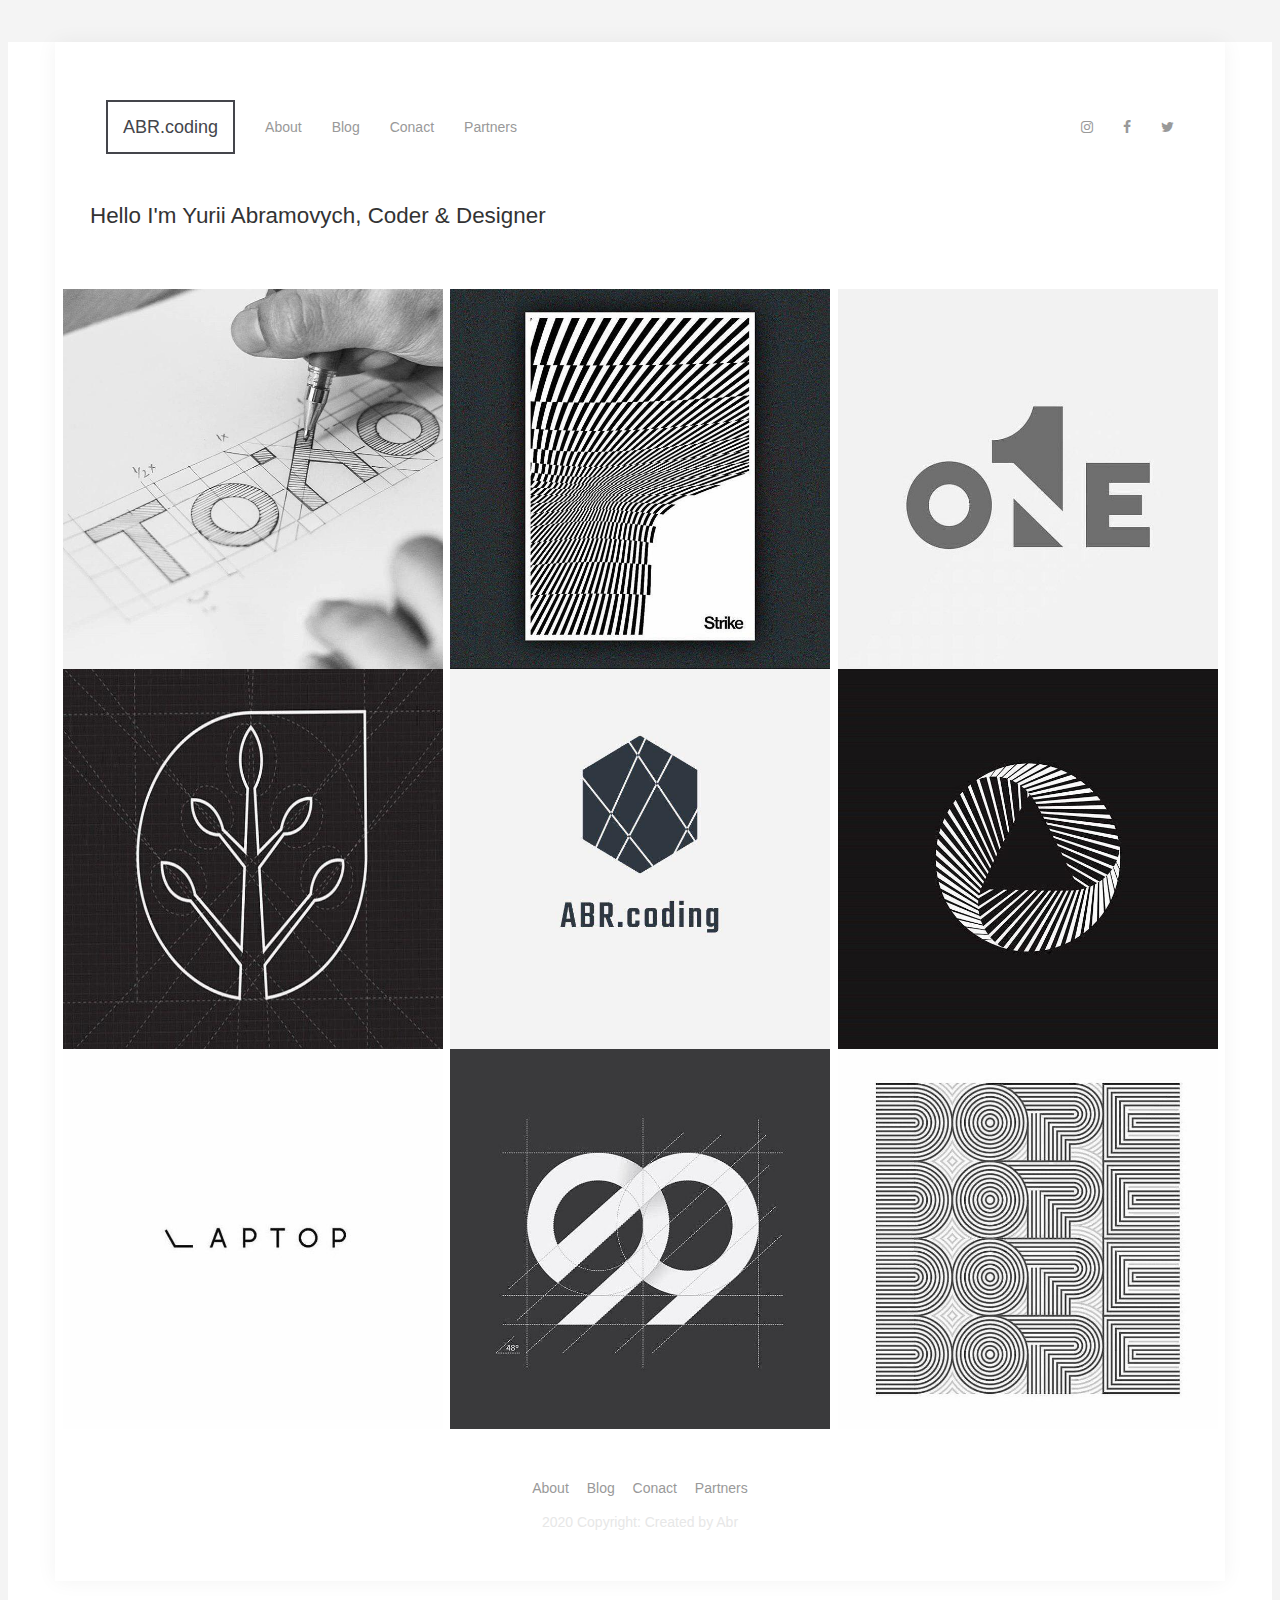
<file: index.html>
<!DOCTYPE html>

<html>
<head>

    <title> ABR.coding </title>
 
   <link href="http://cdnjs.cloudflare.com/ajax/libs/font-awesome/4.2.0/css/font-awesome.min.css" rel="stylesheet">
    <link href="css/style.css" rel="stylesheet">
    
</head>

<body>
    <div class="wrapper">
        <div class="container">
            <header>
                <div class="row">
                    <div class="navbar">
                        <div class="navbar-header">
                        <a class="navbar-brand" href="https://yuraabramovych.github.io/">ABR.coding</a>
                        </div>

                        <div class="collapse navbar-collapse">
                            <ul class="nav navbar-nav">
                                <li>
                                           <a href="/about.html">About</a>
                                </li>

                                <li>
                                    <a href="/blog.html">Blog</a>
                                </li>

                                <li>
                                    <a href="/bontact.html">Conact</a>
                                </li>

                                <li>
                                    <a href="/partners.html">Partners</a>
                                </li>
                            </ul>
                            <ul class="nav navbar-nav social">
                                      <li><a href="https://www.instagram.com/yura_abramovych/"> <i class="fa fa-instagram"></i> </a></li>
                                      <li><a href="https://uk-ua.facebook.com/"> <i class="fa fa-facebook"></i> </a></li>
                                      <li><a href="https://twitter.com/?lang=uk"> <i class="fa fa-twitter"></i> </a></li>
                                     
                            </ul>
                        </div>
                    </div>
                </div>

                <div class="row">
                    <div class="col-md-12 col-lg-12">
                        <h1 class="intro">Hello I'm Yurii Abramovych, Coder &amp; Designer </span></h1>
                    </div>
                </div>
            </header>
        <main>
            <div class="foto">
            <img src="img/1.jpg"  width="380" height="380">
                <img src="img/2.jpg"  width="380" height="380">
                    <img src="img/3.jpg"  width="380" height="380">
                        <img src="img/4.jpg"  width="380" height="380">
                            <img src="img/5.jpg"  width="380" height="380">
                                <img src="img/6.jpg"  width="380" height="380">
                                    <img src="img/7.jpg"  width="380" height="380">
                                        <img src="img/8.jpg"  width="380" height="380">
                                            <img src="img/9.jpg"  width="380" height="380">
            </div>
        </main>

    <footer>
        <div class="container">
             <nav class="nav-footer">
                <ul>
                   <li>
                                           <a href="/about.html">About</a>
                                </li>

                                <li>
                                    <a href="/blog.html">Blog</a>
                                </li>

                                <li>
                                    <a href="/bontact.html">Conact</a>
                                </li>

                                <li>
                                    <a href="/partners.html">Partners</a>
                                </li>
                </ul>
                    
                <p class="infoProRozrobnuka" align="center"> 2020 Copyright: Created by Abr</p>
            </nav>
        </div>

    </footer>
    </body>
</html>
</file>
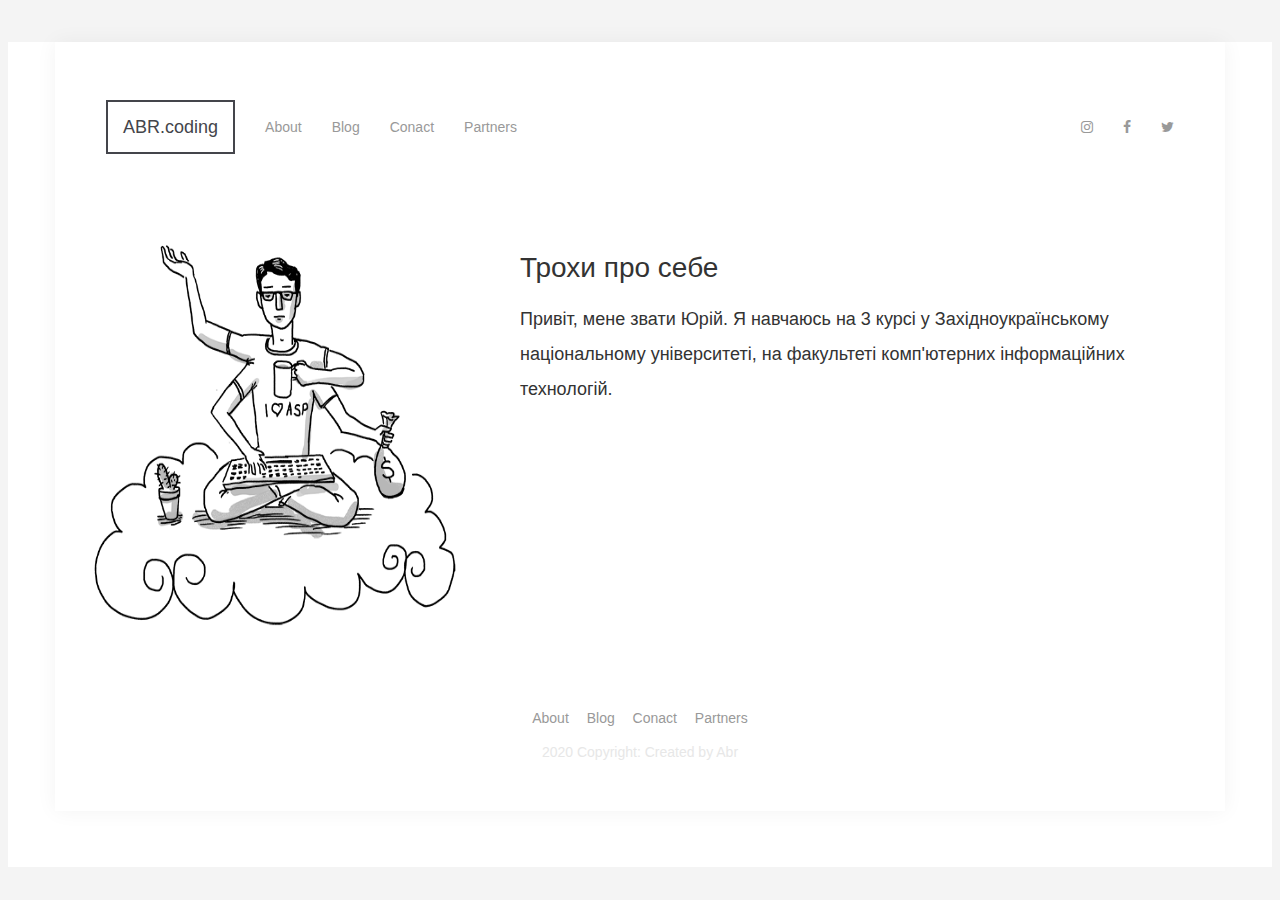
<file: About.html>
<!DOCTYPE html>

<html>
<head>

    <title> About </title>
    <link href="http://cdnjs.cloudflare.com/ajax/libs/font-awesome/4.2.0/css/font-awesome.min.css" rel="stylesheet">
      <link href="css/style.css" rel="stylesheet">
</head>

<body>
    <div class="wrapper">
        <div class="container">
            <header>
                <div class="row">
                    <div class="navbar">
                        <div class="navbar-header">
                                 <a class="navbar-brand" href="https://yuraabramovych.github.io/">ABR.coding</a>
                        </div>

                        <div class="collapse navbar-collapse">
                            <ul class="nav navbar-nav">
                                <li>
                                    <a href="/About.html">About</a>
                                </li>

                                <li>
                                    <a href="/blog.html">Blog</a>
                                </li>

                                <li>
                                    <a href="/contact.html">Conact</a>
                                </li>

                                <li>
                                    <a href="/partners.html">Partners</a>
                                </li>
                            </ul>
                            <ul class="nav navbar-nav social">
                                      <li><a href="https://www.instagram.com/yura_abramovych/"> <i class="fa fa-instagram"></i> </a></li>
                                      <li><a href="https://uk-ua.facebook.com/"> <i class="fa fa-facebook"></i> </a></li>
                                      <li><a href="https://twitter.com/?lang=uk"> <i class="fa fa-twitter"></i> </a></li>
                                     
                            </ul>
                        </div>
                    </div>
                </div>

             <main>

                <div class="about">
                    <div class="img_l">
                            <img src="img/100.png" ext-align: center; width="450" height="450" >
                    </div>
                    <div class="txt">
                            <h1>Трохи про себе</h1>
                            <p> Привіт, мене звати Юрій. Я навчаюсь на 3 курсі у Західноукраїнському національному університеті, на факультеті комп'ютерних інформаційних технологій.   </p>
                            
                    </div>
                </div>
            
            </main>
    <footer>
        <div class="container">
             <nav class="nav-footer">
                <ul>
                       <li>
                                    <a href="/About.html">About</a>
                                </li>

                                <li>
                                    <a href="/blog.html">Blog</a>
                                </li>

                                <li>
                                    <a href="/contact.html">Conact</a>
                                </li>

                                <li>
                                    <a href="/partners.html">Partners</a>
                                </li>
                                
                 </ul>
                  <p class="infoProRozrobnuka" align="center"> 2020 Copyright: Created by Abr</p>

            </nav>
        </div>

    </footer>
    </body>
</html>
</file>
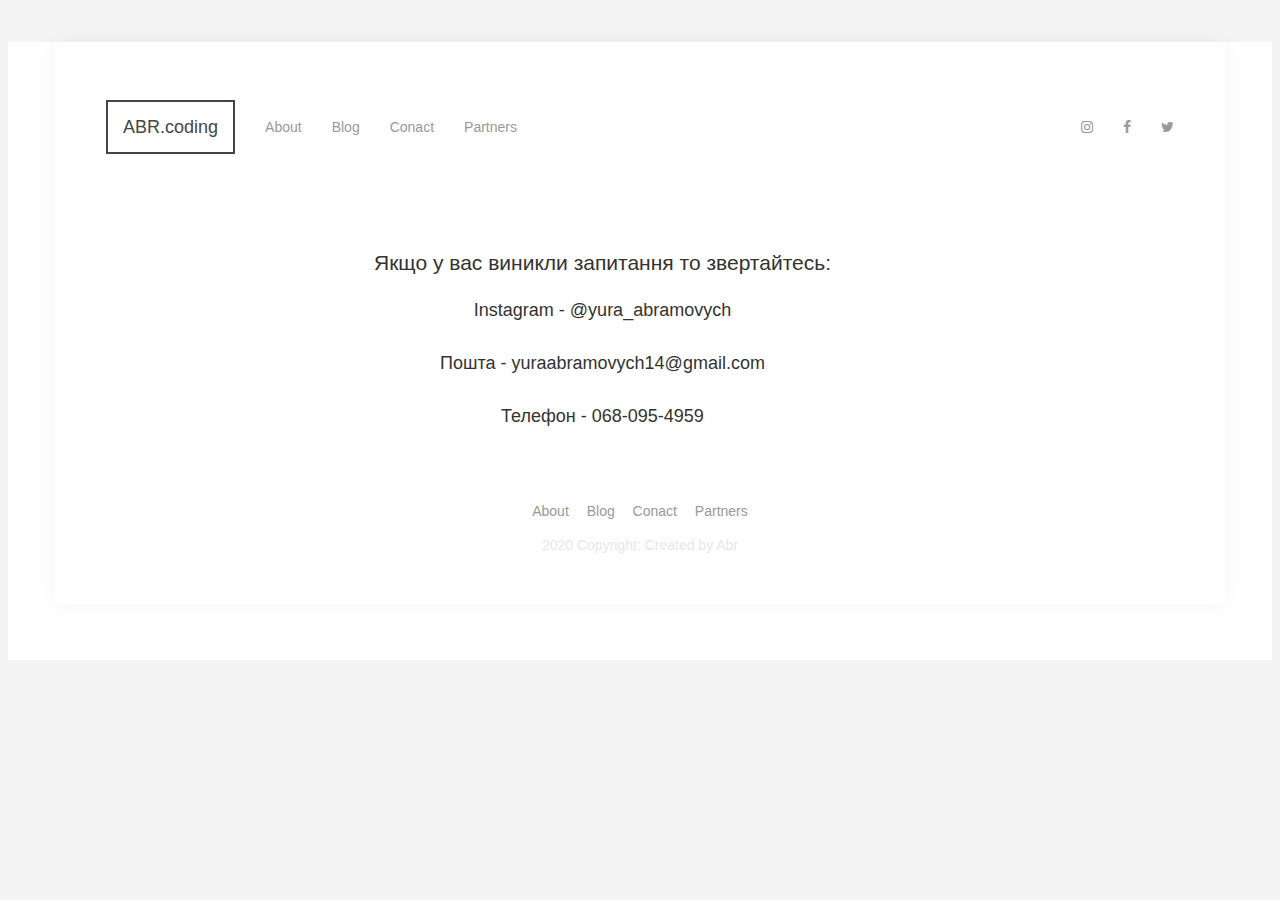
<file: contact.html>
<!DOCTYPE html>

<html>
<head>

    <title> Contact </title>
    <link href="http://cdnjs.cloudflare.com/ajax/libs/font-awesome/4.2.0/css/font-awesome.min.css" rel="stylesheet">
      <link href="css/style.css" rel="stylesheet">
</head>

<body>
    <div class="wrapper">
        <div class="container">
            <header>
                <div class="row">
                    <div class="navbar">
                        <div class="navbar-header">
                        <a class="navbar-brand" href="https://yuraabramovych.github.io/">ABR.coding</a>
                        </div>

                        <div class="collapse navbar-collapse">
                            <ul class="nav navbar-nav">
                                   <li>
                                    <a href="/about.html">About</a>
                                </li>

                                <li>
                                    <a href="/blog.html">Blog</a>
                                </li>

                                <li>
                                    <a href="/contact.html">Conact</a>
                                </li>

                                <li>
                                    <a href="/partners.html">Partners</a>
                                </li>
                            </ul>
                            <ul class="nav navbar-nav social">
                                      <li><a href="https://www.instagram.com/yura_abramovych/"> <i class="fa fa-instagram"></i> </a></li>
                                      <li><a href="https://uk-ua.facebook.com/"> <i class="fa fa-facebook"></i> </a></li>
                                      <li><a href="https://twitter.com/?lang=uk"> <i class="fa fa-twitter"></i> </a></li>
                                     
                            </ul>
                        </div>
                    </div>
                </div>

             <main> 
    <div class="txt">
                            <h2 align="center"> Якщо у вас виникли запитання то звертайтесь:</h2>
                            <p align="center"> Instagram - @yura_abramovych </p>
                               <p align="center"> Пошта - yuraabramovych14@gmail.com </p>
                                  <p align="center"> Телефон - 068-095-4959 </p>
                            
                    </div>
            
            </main>
    <footer>
        <div class="container">
             <nav class="nav-footer">
                <ul>
                       <li>
                                    <a href="/about.html">About</a>
                                </li>

                                <li>
                                    <a href="/blog.html">Blog</a>
                                </li>

                                <li>
                                    <a href="/contact.html">Conact</a>
                                </li>

                                <li>
                                    <a href="/partners.html">Partners</a>
                                </li>
                </ul>
                    
                  <p class="infoProRozrobnuka" align="center"> 2020 Copyright: Created by Abr</p>

            </nav>
        </div>

    </footer>
    </body>
</html>
</file>
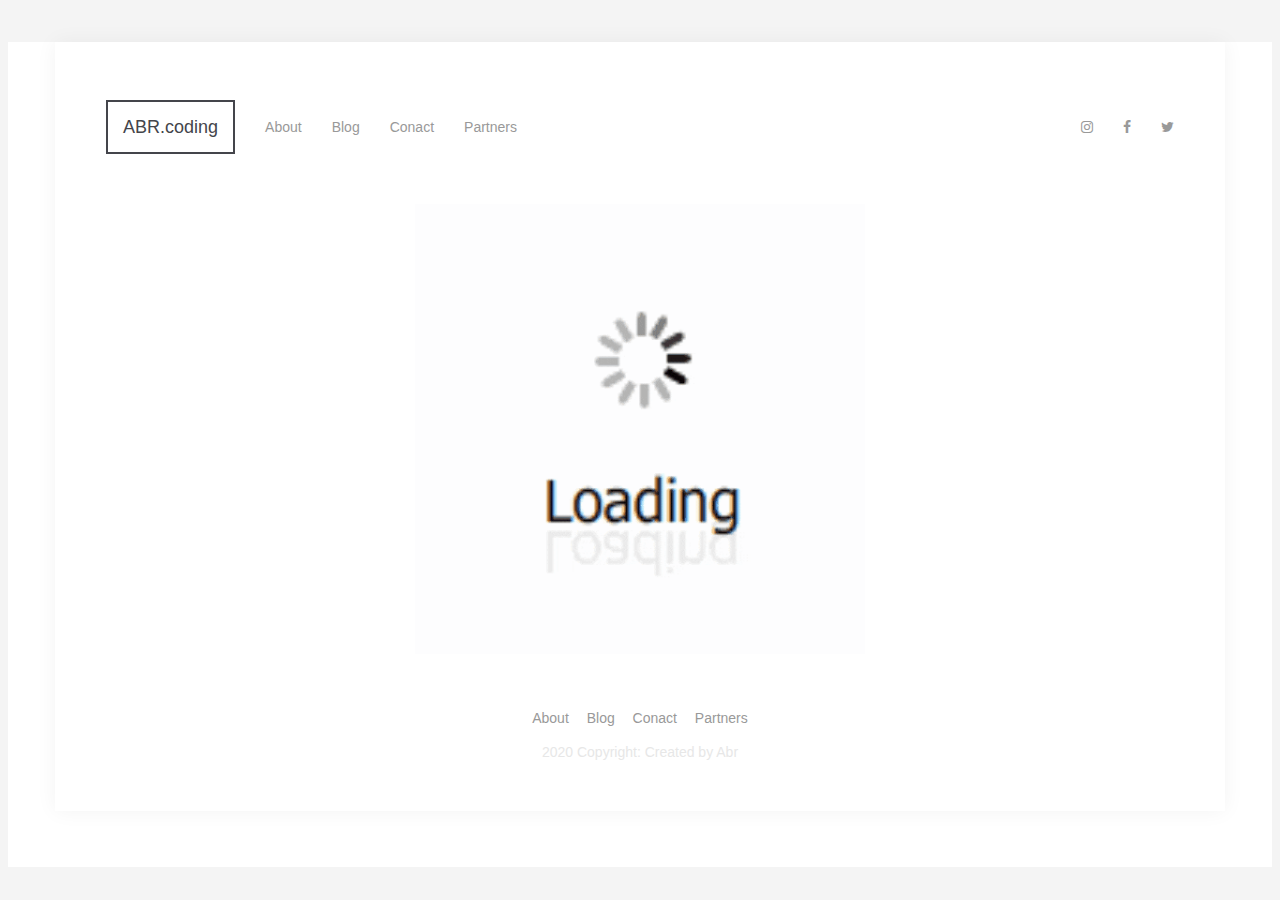
<file: partners.html>
<!DOCTYPE html>

<html>
<head>

    <title> Partners </title>
    <link href="http://cdnjs.cloudflare.com/ajax/libs/font-awesome/4.2.0/css/font-awesome.min.css" rel="stylesheet">
     <link href="css/style.css" rel="stylesheet">
</head>

<body>
    <div class="wrapper">
        <div class="container">
            <header>
                <div class="row">
                    <div class="navbar">
                        <div class="navbar-header">
                                 <a class="navbar-brand" href="https://yuraabramovych.github.io/">ABR.coding</a>
                        </div>

                        <div class="collapse navbar-collapse">
                            <ul class="nav navbar-nav">
                               <li>
                                    <a href="/about.html">About</a>
                                </li>

                                <li>
                                    <a href="/blog.html">Blog</a>
                                </li>

                                <li>
                                    <a href="/contact.html">Conact</a>
                                </li>

                                <li>
                                    <a href="/partners.html">Partners</a>
                                </li>
                            </ul>
                            <ul class="nav navbar-nav social">
                                      <li><a href="https://www.instagram.com/yura_abramovych/"> <i class="fa fa-instagram"></i> </a></li>
                                      <li><a href="https://uk-ua.facebook.com/"> <i class="fa fa-facebook"></i> </a></li>
                                      <li><a href="https://twitter.com/?lang=uk"> <i class="fa fa-twitter"></i> </a></li>
                                     
                            </ul>
                        </div>
                    </div>
                </div>

             <main> 
                <div class="gif">
  <img src="img/giphy.gif" width="450" height="450" >
</div>

               
            
            </main>
    <footer>
        <div class="container">
             <nav class="nav-footer">
                <ul>
                   <li>
                                    <a href="/about.html">About</a>
                                </li>

                                <li>
                                    <a href="/blog.html">Blog</a>
                                </li>

                                <li>
                                    <a href="/contact.html">Conact</a>
                                </li>

                                <li>
                                    <a href="/partners.html">Partners</a>
                                </li>
                </ul>
                    
                  <p class="infoProRozrobnuka" align="center"> 2020 Copyright: Created by Abr</p>

            </nav>
        </div>

    </footer>
    </body>
</html>
</file>
<file: css/style.css>
html {
    background:#f4f4f4
}
.container {
    width: 1170px;
}
.container {
    margin-right: auto;
    margin-left: auto;
    padding-left: 15px;
    padding-right: 15px;
}
.clearfix:after, .container:after, .container-fluid:after, .row:after, .form-horizontal .form-group:after, .btn-toolbar:after, .btn-group-vertical>.btn-group:after, .nav:after, .navbar:after, .navbar-header:after, .navbar-collapse:after, .pager:after, .panel-body:after, .modal-footer:after {
    clear: both;
}
a {
    cursor:pointer;
    text-decoration:none!important;
}
.row {
    margin-left: -15px;
    margin-right: -15px;
}
h1, h2, h3, h4, h5, h6, .h1, .h2, .h3, .h4, .h5, .h6 {
    font-family: inherit;
    font-weight: 500;
    line-height: 1.1;
    color: inherit;
}
.col-lg-1, .col-lg-2, .col-lg-3, .col-lg-4, .col-lg-5, .col-lg-6, .col-lg-7, .col-lg-8, .col-lg-9, .col-lg-10, .col-lg-11, .col-lg-12 {
    float: left;
}

.inline-block {
    display:inline-block
}

.navbar-header{ /* навігація */
margin: -15px;
padding:0  15px;
background: #fff;
}

.navbar-toggle .icon-bar {  /* рамка ABR.coding */
    background:#333;
    height:2px;
    border-radius:2px
}

 .navbar-collapse{
width: 100%;
}

.navbar-brand {
    font-weight:500;
    border:2px solid #44454b;
    margin:15px;
    padding:8px 14px 7px;
    font-size:1.3em;
    height:auto;
    color:#44454b
}

.navbar-brand:hover { /* Обведення рамки */
    color:#1eadef; 
    border-color:#1eadef
}

.navbar-nav>li>a:focus{
    background:none;
 }

.navbar-nav li a {
    display:block;
    margin:12px 0;
    color:#999;
}

.navbar-nav li a:hover{ /* колір наведення в навішації*/
    background:none; 
    color:#1eadef;
}

.foto{
    display: flex;
    justify-content: space-evenly;
    flex-wrap: wrap;
}


footer {
    clear:both;
    padding:3em 0
}

.nav-footer {
    margin:0;
    padding:0
}

.nav-footer ul {  /* розміщення маркованого списку */
    margin:0;
    padding:0;
    text-align:center
}

.nav-footer li {          /* розміщення елемента списку */
    list-style:none;
    margin:.5em;
    display:inline-block
}

.nav-footer a {      
    color:#999;

}

.nav-footer a:hover {  /* Колір при навеленні на футер*/
    color:#1eadef
}




.infoProRozrobnuka {
    color:#e7e7e7;
    font-weight:100;
    margin:7px 0
}



footer .navbar-brand {
    float:none;
    text-align:center;
    width:100%
}

footer {
    background:#fff /* колір шрифта в футері*/
}

.wrapper footer .container {
    box-shadow:none
}

.grid-list-wrapper li {
    list-style:none;
}
 
.navbar-header { /*Abr.coding*/
margin: 0;
padding:0;
background: #fff;
}

.navbar-nav.social { /* Соц мережі */
    float:right
}   
 
.intro {
    font-size:1.6em;
    margin:0 0 .7em 
}

header {
    background:#fff;
    margin:0;
    padding:0
}

.navbar {
    padding:3em 50px 1em
}

.intro {
    padding:0 50px 2em
}

.wrapper .container {
    padding:0;
    background:#fff
}

.wrapper {
    padding:0 0 4em;
    margin:3em 0 0;
    clear:both
}

.wrapper .container {
    box-shadow:0 0 20px rgba(0,0,0,.05)
}

.clearfix:before, .clearfix:after, .container:before, .container:after, .container-fluid:before, .container-fluid:after, .row:before, .row:after, .form-horizontal .form-group:before, .form-horizontal .form-group:after, .btn-toolbar:before, .btn-toolbar:after, .btn-group-vertical>.btn-group:before, .btn-group-vertical>.btn-group:after, .nav:before, .nav:after, .navbar:before, .navbar:after, .navbar-header:before, .navbar-header:after, .navbar-collapse:before, .navbar-collapse:after, .pager:before, .pager:after, .panel-body:before, .panel-body:after, .modal-footer:before, .modal-footer:after {
    content: " ";
    display: table;
}


.navbar-header {
    float: left;
}
.navbar-toggle {
    position: relative;
    float: right;
    margin-right: 15px;
    padding: 9px 10px;
    margin-top: 8px;
    margin-bottom: 8px;
    background-color: transparent;
    background-image: none;
    border: 1px solid transparent;
    border-radius: 4px;
}
input, button, select, textarea {
    font-family: inherit;
    font-size: inherit;
    line-height: inherit;
}
.navbar-brand {
    float: left;
    padding: 15px;
    font-size: 18px;
    line-height: 20px;
}
.sr-only {
    position: absolute;
    width: 1px;
    height: 1px;
    margin: -1px;
    padding: 0;
    overflow: hidden;
    clip: rect(0,0,0,0);
    border: 0;
}
.navbar-toggle .icon-bar {
    display: block;
    width: 22px;
    height: 2px;
    border-radius: 1px;
}
.navbar-collapse.collapse {
    display: block!important;
    height: auto!important;
    padding-bottom: 0;
    overflow: visible!important;
}
.navbar-nav {
    float: left;
    margin: 0;
}
.nav {
    margin-bottom: 0;
    padding-left: 0;
    list-style: none;
}
.navbar-nav>li {
    float: left;
}
.nav>li {
    position: relative;
    display: block;
}
.navbar-nav>li>a {
    padding-top: 15px;
    padding-bottom: 15px;
}
.navbar-nav>li>a {
    padding-top: 10px;
    padding-bottom: 10px;
    line-height: 20px;
}
.nav>li>a {
    position: relative;
    display: block;
    padding: 10px 15px;
}

.navbar-nav {
    float: left;
    margin: 0;
}
.nav {
    margin-bottom: 0;
    padding-left: 0;
    list-style: none;
}
.row {
    margin-left: -15px;
    margin-right: -15px;
}

.navbar {
    position: relative;
    min-height: 50px;
    margin-bottom: 20px;
    border: 1px solid transparent;
    display: flex;
    align-items: center;
}

body {
    font-family: "Helvetica Neue",Helvetica,Arial,sans-serif;
    font-size: 14px;
    line-height: 1.42857143;
    color: #333;
    background-color: #fff;
}

.about {
    display: flex;
    justify-content: space-between;
}

.txt {
    padding: 30px 90px 0 15px;
}

.txt p {
    font-size: 18px;
    line-height: 35px;
}

.gif {
  text-align: center;
}
.video {
  text-align: center;
}
</file>
